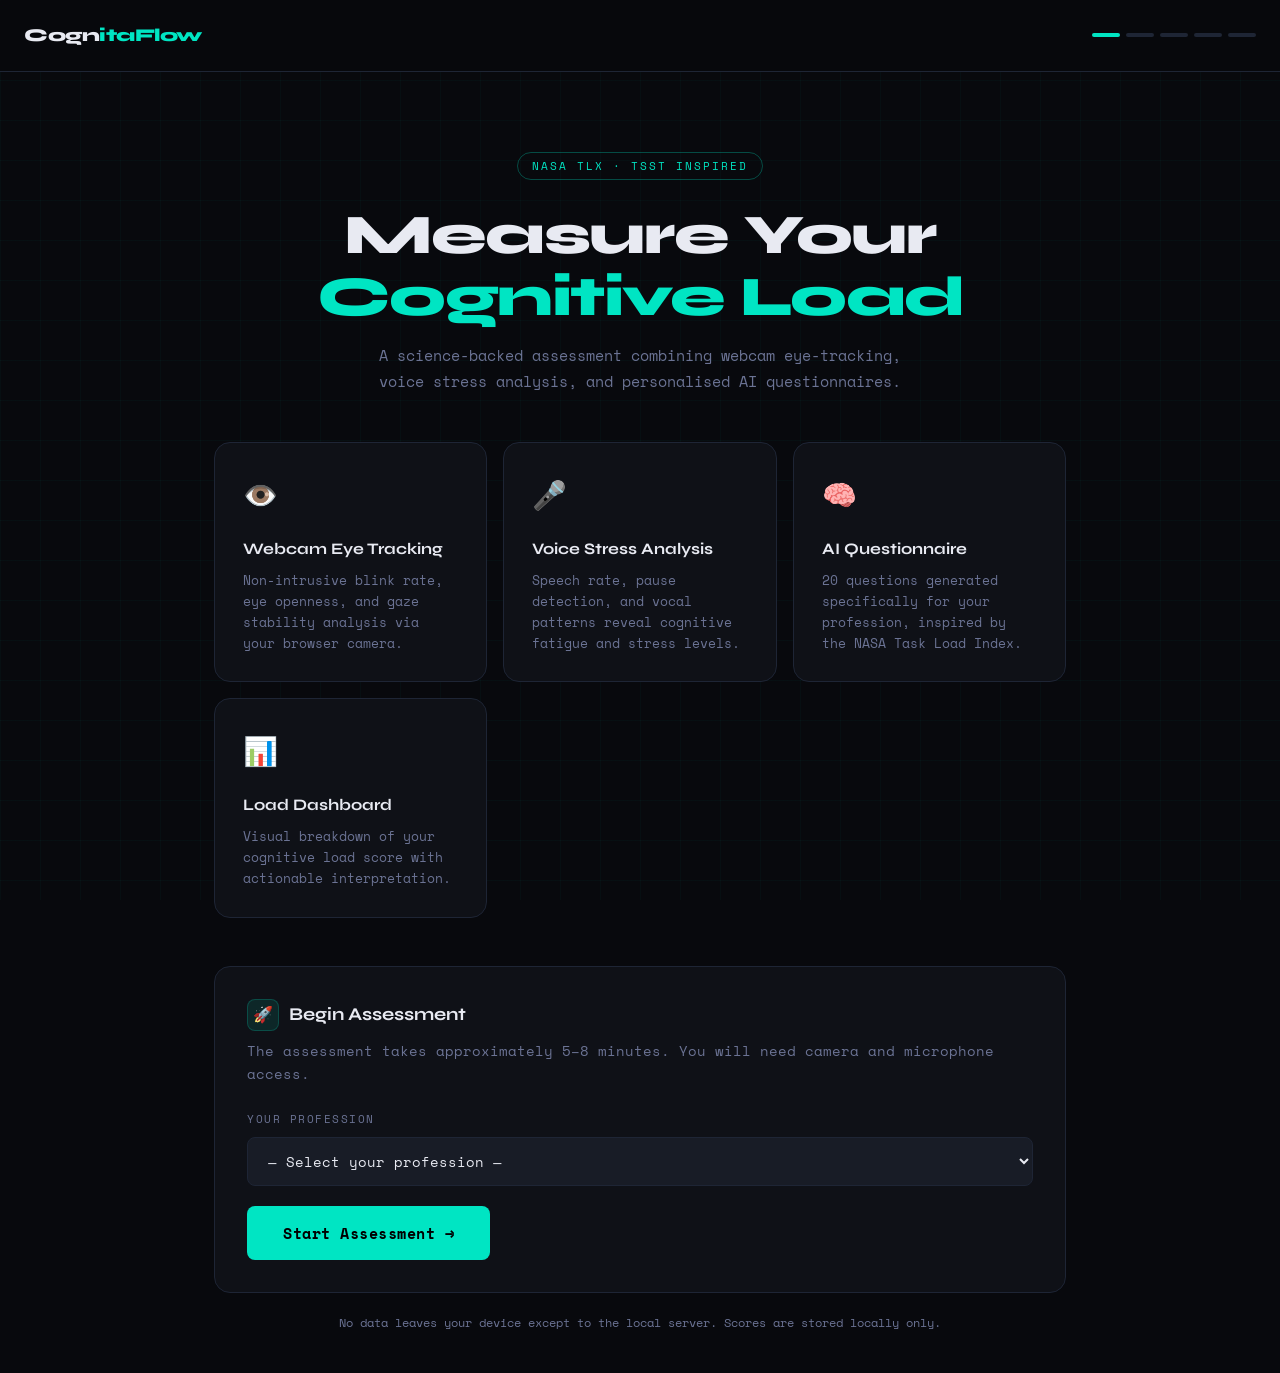
<file: templates/index.html>
<!DOCTYPE html>
<html lang="en">
<head>
<meta charset="UTF-8">
<meta name="viewport" content="width=device-width, initial-scale=1.0">
<title>CognitaFlow – Cognitive Load Assessment</title>
<link rel="stylesheet" href="/static/style.css">
</head>
<body>

<nav>
  <a class="nav-logo" href="/"><span>Cogn</span>itaFlow</a>
  <div class="progress-bar">
    <div class="progress-step active"></div>
    <div class="progress-step"></div>
    <div class="progress-step"></div>
    <div class="progress-step"></div>
    <div class="progress-step"></div>
  </div>
</nav>

<div class="container">
  <div class="page-header fade-in">
    <span class="tag">NASA TLX · TSST Inspired</span>
    <h1>Measure Your<br><em>Cognitive Load</em></h1>
    <p>A science-backed assessment combining webcam eye-tracking, voice stress analysis, and personalised AI questionnaires.</p>
  </div>

  <div class="features-grid fade-in">
    <div class="feature-card">
      <div class="feature-icon">👁️</div>
      <h3>Webcam Eye Tracking</h3>
      <p>Non-intrusive blink rate, eye openness, and gaze stability analysis via your browser camera.</p>
    </div>
    <div class="feature-card">
      <div class="feature-icon">🎤</div>
      <h3>Voice Stress Analysis</h3>
      <p>Speech rate, pause detection, and vocal patterns reveal cognitive fatigue and stress levels.</p>
    </div>
    <div class="feature-card">
      <div class="feature-icon">🧠</div>
      <h3>AI Questionnaire</h3>
      <p>20 questions generated specifically for your profession, inspired by the NASA Task Load Index.</p>
    </div>
    <div class="feature-card">
      <div class="feature-icon">📊</div>
      <h3>Load Dashboard</h3>
      <p>Visual breakdown of your cognitive load score with actionable interpretation.</p>
    </div>
  </div>

  <div class="card fade-in">
    <div class="card-title">
      <div class="icon">🚀</div>
      Begin Assessment
    </div>
    <p class="text-muted mt-8" style="margin-bottom:24px">
      The assessment takes approximately 5–8 minutes. You will need camera and microphone access.
    </p>

    <div class="form-group">
      <label>Your Profession</label>
      <select id="profession-select">
        <option value="">— Select your profession —</option>
        <option value="Software Engineer">Software Engineer</option>
        <option value="Doctor">Doctor</option>
        <option value="Student">Student</option>
        <option value="Manager">Manager</option>
        <option value="Designer">Designer</option>
        <option value="Teacher">Teacher</option>
        <option value="Nurse">Nurse</option>
        <option value="Lawyer">Lawyer</option>
        <option value="Data Scientist">Data Scientist</option>
        <option value="Other">Other</option>
      </select>
    </div>

    <div class="form-group" id="other-group" style="display:none">
      <label>Specify Profession</label>
      <input type="text" id="custom-profession" placeholder="e.g. Pharmacist, Pilot, Chef...">
    </div>

    <div id="start-error" class="alert alert-danger" style="display:none">
      Please select your profession before starting.
    </div>

    <button class="btn btn-primary btn-lg" id="start-btn" onclick="startAssessment()">
      Start Assessment →
    </button>
  </div>

  <p class="text-center text-muted mt-16" style="font-size:12px; padding-bottom:40px">
    No data leaves your device except to the local server. Scores are stored locally only.
  </p>
</div>

<script>
  const select = document.getElementById('profession-select');
  const otherGroup = document.getElementById('other-group');

  select.addEventListener('change', () => {
    otherGroup.style.display = select.value === 'Other' ? 'block' : 'none';
  });

  async function startAssessment() {
    const err = document.getElementById('start-error');
    err.style.display = 'none';

    let profession = select.value;
    if (!profession) { err.style.display = 'block'; return; }
    if (profession === 'Other') {
      profession = document.getElementById('custom-profession').value.trim();
      if (!profession) { err.style.display = 'block'; return; }
    }

    const btn = document.getElementById('start-btn');
    btn.disabled = true;
    btn.textContent = 'Starting…';

    try {
      const res = await fetch('/api/session/start', {
        method: 'POST',
        headers: { 'Content-Type': 'application/json' },
        body: JSON.stringify({ profession })
      });
      const data = await res.json();
      window.location.href = `/webcam?session_id=${data.session_id}`;
    } catch (e) {
      btn.disabled = false;
      btn.textContent = 'Start Assessment →';
      err.textContent = 'Failed to start session. Is the server running?';
      err.style.display = 'block';
    }
  }
</script>
</body>
</html>
</file>
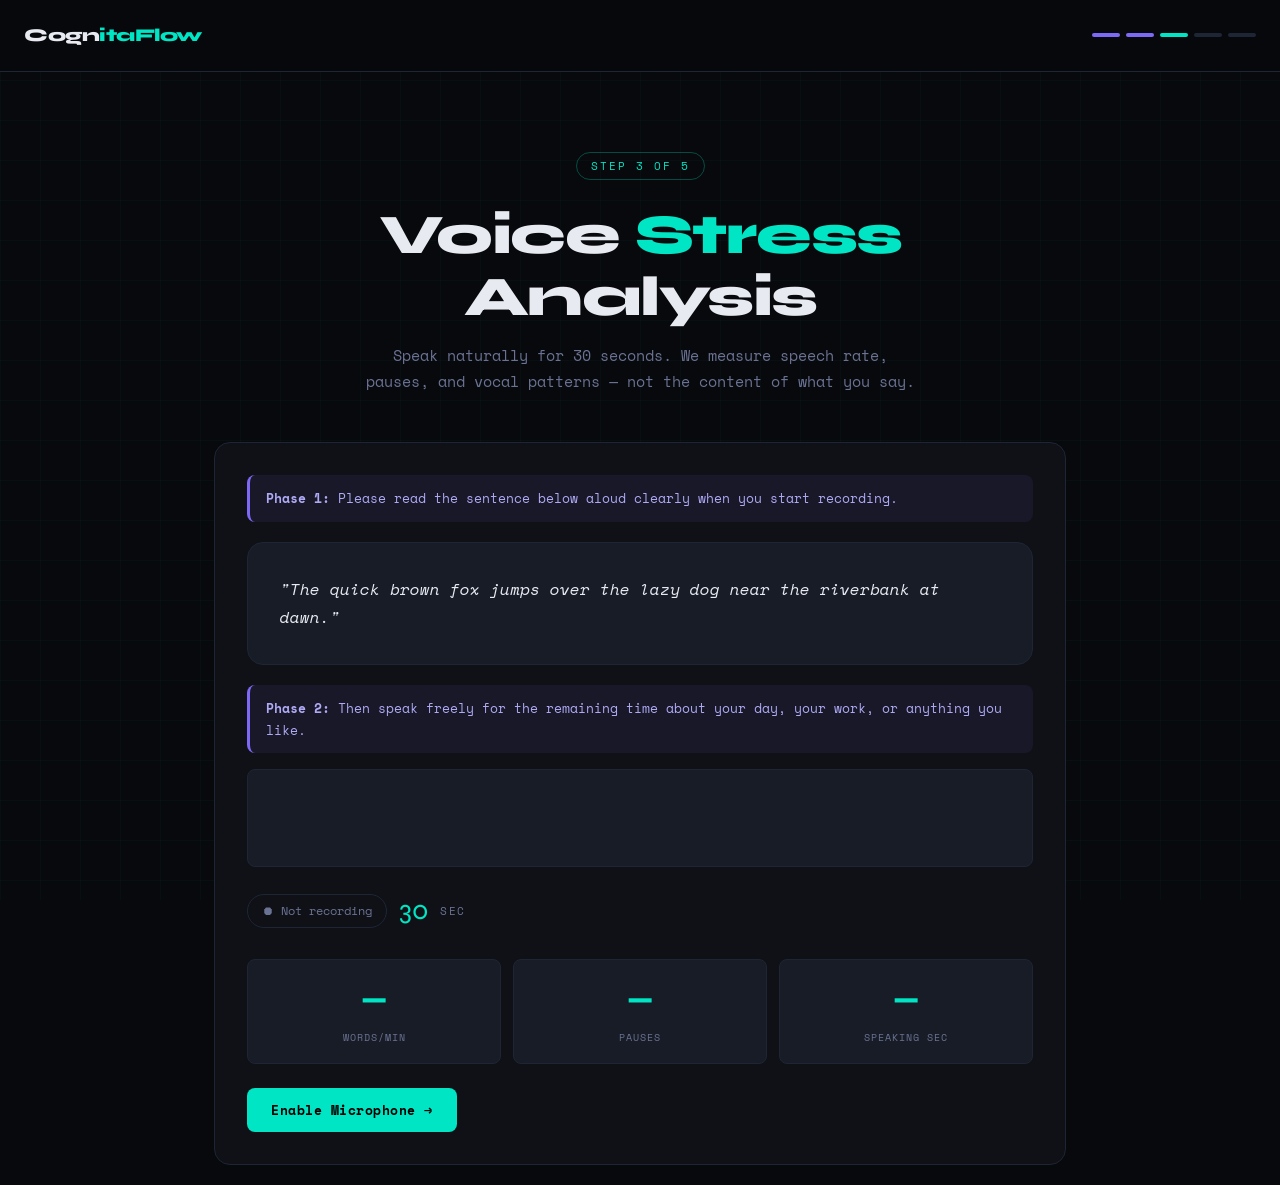
<file: templates/voice.html>
<!DOCTYPE html>
<html lang="en">
<head>
<meta charset="UTF-8">
<meta name="viewport" content="width=device-width, initial-scale=1.0">
<title>Voice Test – CognitaFlow</title>
<link rel="stylesheet" href="/static/style.css">
</head>
<body>

<nav>
  <a class="nav-logo" href="/"><span>Cogn</span>itaFlow</a>
  <div class="progress-bar">
    <div class="progress-step done"></div>
    <div class="progress-step done"></div>
    <div class="progress-step active"></div>
    <div class="progress-step"></div>
    <div class="progress-step"></div>
  </div>
</nav>

<div class="container">
  <div class="page-header fade-in">
    <span class="tag">Step 3 of 5</span>
    <h1>Voice <em>Stress</em> Analysis</h1>
    <p>Speak naturally for 30 seconds. We measure speech rate, pauses, and vocal patterns — not the content of what you say.</p>
  </div>

  <div class="card fade-in">
    <div id="phase-read">
      <div class="alert alert-info">
        <strong>Phase 1:</strong> Please read the sentence below aloud clearly when you start recording.
      </div>
      <div class="card" style="margin:20px 0; background:var(--surface2)">
        <p style="font-size:16px; line-height:1.8; font-style:italic; color:var(--text)">
          "The quick brown fox jumps over the lazy dog near the riverbank at dawn."
        </p>
      </div>
      <div class="alert alert-info mt-8">
        <strong>Phase 2:</strong> Then speak freely for the remaining time about your day, your work, or anything you like.
      </div>
    </div>

    <div class="waveform-container mt-16">
      <canvas id="waveform-canvas"></canvas>
    </div>

    <div class="flex gap-12 items-center mt-16 mb-24">
      <span class="status-pill" id="voice-status">⏺ Not recording</span>
      <span id="voice-timer" style="font-family:var(--font-head);font-size:28px;color:var(--accent)">30</span>
      <span style="font-size:11px;letter-spacing:1.5px;color:var(--muted)">SEC</span>
    </div>

    <div class="metrics-grid">
      <div class="metric-box">
        <span class="val" id="wpm-display">—</span>
        <span class="lbl">Words/min</span>
      </div>
      <div class="metric-box">
        <span class="val" id="pause-display">—</span>
        <span class="lbl">Pauses</span>
      </div>
      <div class="metric-box">
        <span class="val" id="duration-display">—</span>
        <span class="lbl">Speaking sec</span>
      </div>
    </div>

    <div id="voice-permission">
      <button class="btn btn-primary" onclick="requestMic()">Enable Microphone →</button>
    </div>

    <div id="voice-controls" style="display:none">
      <button class="btn btn-primary" id="voice-btn" onclick="startVoice()">Start 30s Recording →</button>
    </div>

    <div id="voice-done" style="display:none">
      <div class="alert alert-success">✓ Voice analysis complete!</div>
      <button class="btn btn-primary mt-16" onclick="proceedToQuestionnaire()">Continue to Questionnaire →</button>
    </div>
  </div>
</div>

<script src="/static/voice.js"></script>
<script>
  const SESSION_ID = "{{ session_id }}";
</script>
</body>
</html>
</file>
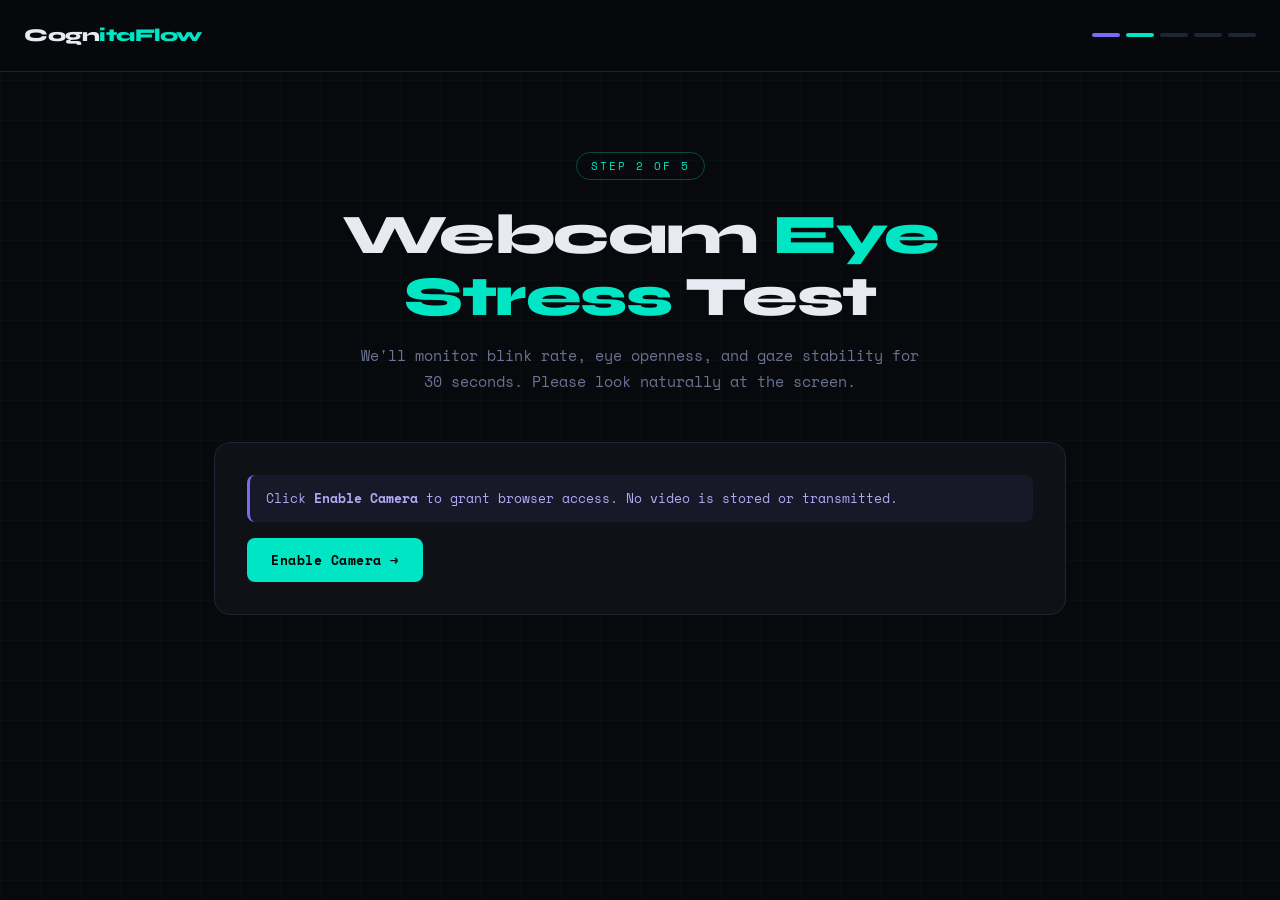
<file: templates/webcam.html>
<!DOCTYPE html>
<html lang="en">
<head>
<meta charset="UTF-8">
<meta name="viewport" content="width=device-width, initial-scale=1.0">
<title>Webcam Test – CognitaFlow</title>
<link rel="stylesheet" href="/static/style.css">
</head>
<body>

<nav>
  <a class="nav-logo" href="/"><span>Cogn</span>itaFlow</a>
  <div class="progress-bar">
    <div class="progress-step done"></div>
    <div class="progress-step active"></div>
    <div class="progress-step"></div>
    <div class="progress-step"></div>
    <div class="progress-step"></div>
  </div>
</nav>

<div class="container">
  <div class="page-header fade-in">
    <span class="tag">Step 2 of 5</span>
    <h1>Webcam <em>Eye Stress</em> Test</h1>
    <p>We'll monitor blink rate, eye openness, and gaze stability for 30 seconds. Please look naturally at the screen.</p>
  </div>

  <div class="card fade-in">
    <div id="permission-prompt">
      <div class="alert alert-info">
        Click <strong>Enable Camera</strong> to grant browser access. No video is stored or transmitted.
      </div>
      <button class="btn btn-primary" onclick="startWebcam()">Enable Camera →</button>
    </div>

    <div id="webcam-section" style="display:none">
      <div id="video-container">
        <video id="webcam-video" autoplay muted playsinline></video>
        <div class="cam-overlay cam-corners"></div>
        <canvas id="tracking-canvas" style="display:none"></canvas>
      </div>

      <div class="metrics-grid">
        <div class="metric-box">
          <span class="val" id="blink-display">—</span>
          <span class="lbl">Blinks/min</span>
        </div>
        <div class="metric-box">
          <span class="val" id="openness-display">—</span>
          <span class="lbl">Eye Open %</span>
        </div>
        <div class="metric-box">
          <span class="val" id="gaze-display">—</span>
          <span class="lbl">Gaze Stable</span>
        </div>
      </div>

      <div id="test-timer" class="text-center text-muted mb-24" style="display:none">
        <span style="font-family:var(--font-head);font-size:40px;color:var(--accent)" id="countdown">30</span>
        <span style="font-size:12px;letter-spacing:2px;display:block;margin-top:4px">SECONDS REMAINING</span>
      </div>

      <div id="webcam-controls" class="flex gap-12">
        <button class="btn btn-primary" id="record-btn" onclick="startRecording()">Begin 30s Test →</button>
      </div>

      <div id="webcam-done" style="display:none">
        <div class="alert alert-success">✓ Webcam analysis complete! Proceeding to voice test…</div>
      </div>
    </div>
  </div>
</div>

<script src="/static/webcam.js"></script>
<script>
  const SESSION_ID = "{{ session_id }}";
</script>
</body>
</html>
</file>
<file: static/style.css>
/* ─── CognitaFlow – Refined Dark Scientific Aesthetic ─── */
@import url('https://fonts.googleapis.com/css2?family=Space+Mono:ital,wght@0,400;0,700;1,400&family=Syne:wght@400;600;700;800&display=swap');

:root {
  --bg:        #08090d;
  --surface:   #0f1117;
  --surface2:  #181c26;
  --border:    #1e2535;
  --accent:    #00e5c3;
  --accent2:   #7c6af7;
  --accent3:   #f25c9b;
  --text:      #e8eaf2;
  --muted:     #6b7394;
  --danger:    #ff4d6d;
  --warn:      #ffa94d;
  --good:      #00e5c3;

  --font-head: 'Syne', sans-serif;
  --font-mono: 'Space Mono', monospace;

  --radius:    8px;
  --radius-lg: 16px;
  --shadow:    0 4px 32px rgba(0,0,0,0.6);
  --glow:      0 0 24px rgba(0,229,195,0.15);
}

*, *::before, *::after { box-sizing: border-box; margin: 0; padding: 0; }

html { scroll-behavior: smooth; }

body {
  background: var(--bg);
  color: var(--text);
  font-family: var(--font-mono);
  font-size: 14px;
  line-height: 1.7;
  min-height: 100vh;
  overflow-x: hidden;
}

/* Background grid */
body::before {
  content: '';
  position: fixed;
  inset: 0;
  background-image:
    linear-gradient(rgba(0,229,195,0.03) 1px, transparent 1px),
    linear-gradient(90deg, rgba(0,229,195,0.03) 1px, transparent 1px);
  background-size: 40px 40px;
  pointer-events: none;
  z-index: 0;
}

.container {
  max-width: 900px;
  margin: 0 auto;
  padding: 0 24px;
  position: relative;
  z-index: 1;
}

/* ─── Nav ─── */
nav {
  display: flex;
  align-items: center;
  justify-content: space-between;
  padding: 20px 24px;
  border-bottom: 1px solid var(--border);
  position: sticky;
  top: 0;
  background: rgba(8,9,13,0.95);
  backdrop-filter: blur(12px);
  z-index: 100;
}

.nav-logo {
  font-family: var(--font-head);
  font-weight: 800;
  font-size: 18px;
  color: var(--accent);
  letter-spacing: -0.5px;
  text-decoration: none;
}

.nav-logo span { color: var(--text); }

.progress-bar {
  display: flex;
  gap: 6px;
  align-items: center;
}

.progress-step {
  width: 28px;
  height: 4px;
  border-radius: 2px;
  background: var(--border);
  transition: background 0.3s;
}

.progress-step.active  { background: var(--accent); }
.progress-step.done    { background: var(--accent2); }

/* ─── Hero / Page Header ─── */
.page-header {
  padding: 80px 0 48px;
  text-align: center;
}

.page-header .tag {
  display: inline-block;
  font-family: var(--font-mono);
  font-size: 11px;
  letter-spacing: 2px;
  text-transform: uppercase;
  color: var(--accent);
  border: 1px solid rgba(0,229,195,0.3);
  border-radius: 100px;
  padding: 4px 14px;
  margin-bottom: 24px;
}

.page-header h1 {
  font-family: var(--font-head);
  font-weight: 800;
  font-size: clamp(32px, 6vw, 56px);
  line-height: 1.1;
  letter-spacing: -1.5px;
  margin-bottom: 16px;
}

.page-header h1 em {
  font-style: normal;
  color: var(--accent);
}

.page-header p {
  color: var(--muted);
  font-size: 15px;
  max-width: 560px;
  margin: 0 auto;
}

/* ─── Cards ─── */
.card {
  background: var(--surface);
  border: 1px solid var(--border);
  border-radius: var(--radius-lg);
  padding: 32px;
  margin-bottom: 20px;
  transition: border-color 0.3s, box-shadow 0.3s;
}

.card:hover {
  border-color: rgba(0,229,195,0.2);
  box-shadow: var(--glow);
}

.card-title {
  font-family: var(--font-head);
  font-weight: 700;
  font-size: 18px;
  color: var(--text);
  margin-bottom: 8px;
  display: flex;
  align-items: center;
  gap: 10px;
}

.card-title .icon {
  width: 32px;
  height: 32px;
  border-radius: var(--radius);
  background: rgba(0,229,195,0.1);
  border: 1px solid rgba(0,229,195,0.2);
  display: flex;
  align-items: center;
  justify-content: center;
  font-size: 16px;
}

/* ─── Buttons ─── */
.btn {
  display: inline-flex;
  align-items: center;
  gap: 8px;
  font-family: var(--font-mono);
  font-size: 13px;
  font-weight: 700;
  letter-spacing: 0.5px;
  padding: 12px 24px;
  border-radius: var(--radius);
  border: none;
  cursor: pointer;
  transition: all 0.2s;
  text-decoration: none;
}

.btn-primary {
  background: var(--accent);
  color: #000;
}

.btn-primary:hover {
  background: #00ffda;
  box-shadow: 0 0 20px rgba(0,229,195,0.4);
  transform: translateY(-1px);
}

.btn-secondary {
  background: transparent;
  color: var(--accent);
  border: 1px solid rgba(0,229,195,0.4);
}

.btn-secondary:hover {
  background: rgba(0,229,195,0.08);
  border-color: var(--accent);
}

.btn-danger {
  background: var(--danger);
  color: #fff;
}

.btn-danger:hover {
  background: #ff6b84;
  box-shadow: 0 0 20px rgba(255,77,109,0.4);
}

.btn:disabled {
  opacity: 0.4;
  cursor: not-allowed;
  transform: none !important;
  box-shadow: none !important;
}

.btn-lg { padding: 16px 36px; font-size: 15px; }

/* ─── Form ─── */
.form-group { margin-bottom: 20px; }

label {
  display: block;
  font-size: 11px;
  letter-spacing: 1.5px;
  text-transform: uppercase;
  color: var(--muted);
  margin-bottom: 8px;
}

input, select, textarea {
  width: 100%;
  background: var(--surface2);
  border: 1px solid var(--border);
  border-radius: var(--radius);
  color: var(--text);
  font-family: var(--font-mono);
  font-size: 14px;
  padding: 12px 16px;
  outline: none;
  transition: border-color 0.2s, box-shadow 0.2s;
}

input:focus, select:focus {
  border-color: var(--accent);
  box-shadow: 0 0 0 3px rgba(0,229,195,0.1);
}

select option { background: var(--surface2); }

/* ─── Webcam ─── */
#video-container {
  position: relative;
  width: 100%;
  max-width: 480px;
  margin: 0 auto 24px;
  border-radius: var(--radius-lg);
  overflow: hidden;
  border: 2px solid var(--border);
  background: #000;
  aspect-ratio: 4/3;
}

#webcam-video {
  width: 100%;
  height: 100%;
  object-fit: cover;
  display: block;
  transform: scaleX(-1);
}

.cam-overlay {
  position: absolute;
  inset: 0;
  pointer-events: none;
}

.cam-corners::before,
.cam-corners::after {
  content: '';
  position: absolute;
  width: 32px;
  height: 32px;
  border-color: var(--accent);
  border-style: solid;
}

.cam-corners::before {
  top: 16px; left: 16px;
  border-width: 2px 0 0 2px;
}

.cam-corners::after {
  bottom: 16px; right: 16px;
  border-width: 0 2px 2px 0;
}

.metrics-grid {
  display: grid;
  grid-template-columns: repeat(3, 1fr);
  gap: 12px;
  margin-bottom: 24px;
}

.metric-box {
  background: var(--surface2);
  border: 1px solid var(--border);
  border-radius: var(--radius);
  padding: 16px;
  text-align: center;
}

.metric-box .val {
  font-family: var(--font-head);
  font-size: 28px;
  font-weight: 800;
  color: var(--accent);
  display: block;
}

.metric-box .lbl {
  font-size: 10px;
  letter-spacing: 1px;
  text-transform: uppercase;
  color: var(--muted);
}

/* ─── Voice ─── */
.waveform-container {
  background: var(--surface2);
  border: 1px solid var(--border);
  border-radius: var(--radius);
  padding: 8px;
  margin-bottom: 20px;
}

#waveform-canvas {
  width: 100%;
  height: 80px;
  display: block;
}

.status-pill {
  display: inline-flex;
  align-items: center;
  gap: 6px;
  font-size: 12px;
  padding: 6px 14px;
  border-radius: 100px;
  border: 1px solid var(--border);
  color: var(--muted);
}

.status-pill.recording {
  color: var(--danger);
  border-color: rgba(255,77,109,0.3);
  animation: pulse-danger 1.5s infinite;
}

.status-pill.done {
  color: var(--accent);
  border-color: rgba(0,229,195,0.3);
}

@keyframes pulse-danger {
  0%,100% { box-shadow: 0 0 0 0 rgba(255,77,109,0); }
  50% { box-shadow: 0 0 0 6px rgba(255,77,109,0.15); }
}

/* ─── Questionnaire ─── */
.question-counter {
  font-size: 11px;
  letter-spacing: 2px;
  text-transform: uppercase;
  color: var(--muted);
  margin-bottom: 8px;
}

.question-text {
  font-family: var(--font-head);
  font-size: 22px;
  font-weight: 600;
  line-height: 1.4;
  margin-bottom: 32px;
  min-height: 80px;
}

.dimension-tag {
  display: inline-block;
  font-size: 10px;
  letter-spacing: 1.5px;
  text-transform: uppercase;
  padding: 3px 10px;
  border-radius: 100px;
  margin-bottom: 12px;
}

.dim-mental_demand   { background: rgba(124,106,247,0.15); color: #7c6af7; border: 1px solid rgba(124,106,247,0.3); }
.dim-temporal_demand { background: rgba(255,169,77,0.15);  color: #ffa94d; border: 1px solid rgba(255,169,77,0.3); }
.dim-performance     { background: rgba(0,229,195,0.1);    color: var(--accent); border: 1px solid rgba(0,229,195,0.25); }
.dim-effort          { background: rgba(242,92,155,0.12);  color: #f25c9b; border: 1px solid rgba(242,92,155,0.3); }
.dim-frustration     { background: rgba(255,77,109,0.1);   color: var(--danger); border: 1px solid rgba(255,77,109,0.25); }
.dim-physical_demand { background: rgba(100,200,255,0.1);  color: #64c8ff; border: 1px solid rgba(100,200,255,0.25); }

.rating-row {
  display: flex;
  gap: 10px;
  justify-content: center;
  flex-wrap: wrap;
  margin-bottom: 32px;
}

.rating-btn {
  display: flex;
  flex-direction: column;
  align-items: center;
  gap: 6px;
  cursor: pointer;
  padding: 16px 14px;
  border-radius: var(--radius);
  border: 1px solid var(--border);
  background: var(--surface2);
  transition: all 0.15s;
  min-width: 90px;
}

.rating-btn:hover {
  border-color: var(--accent);
  background: rgba(0,229,195,0.06);
}

.rating-btn.selected {
  border-color: var(--accent);
  background: rgba(0,229,195,0.12);
  box-shadow: 0 0 16px rgba(0,229,195,0.2);
}

.rating-btn .num {
  font-family: var(--font-head);
  font-size: 24px;
  font-weight: 800;
  color: var(--accent);
}

.rating-btn .txt {
  font-size: 10px;
  letter-spacing: 0.5px;
  text-align: center;
  color: var(--muted);
}

.q-progress {
  height: 3px;
  background: var(--border);
  border-radius: 3px;
  margin-bottom: 32px;
  overflow: hidden;
}

.q-progress-fill {
  height: 100%;
  background: linear-gradient(90deg, var(--accent2), var(--accent));
  border-radius: 3px;
  transition: width 0.4s ease;
}

/* ─── Dashboard ─── */
.score-ring-container {
  display: flex;
  justify-content: center;
  margin-bottom: 32px;
}

.score-ring {
  position: relative;
  width: 200px;
  height: 200px;
}

.score-ring svg {
  transform: rotate(-90deg);
}

.score-ring .ring-text {
  position: absolute;
  inset: 0;
  display: flex;
  flex-direction: column;
  align-items: center;
  justify-content: center;
}

.score-ring .big-num {
  font-family: var(--font-head);
  font-size: 52px;
  font-weight: 800;
  line-height: 1;
}

.score-ring .small-lbl {
  font-size: 10px;
  letter-spacing: 2px;
  text-transform: uppercase;
  color: var(--muted);
}

.breakdown-grid {
  display: grid;
  grid-template-columns: repeat(auto-fit, minmax(220px, 1fr));
  gap: 16px;
  margin-bottom: 32px;
}

.breakdown-item {
  background: var(--surface2);
  border: 1px solid var(--border);
  border-radius: var(--radius);
  padding: 20px;
}

.breakdown-item .bi-label {
  font-size: 10px;
  letter-spacing: 1.5px;
  text-transform: uppercase;
  color: var(--muted);
  margin-bottom: 8px;
}

.breakdown-item .bi-score {
  font-family: var(--font-head);
  font-size: 36px;
  font-weight: 800;
}

.breakdown-item .bi-bar {
  height: 4px;
  border-radius: 2px;
  margin-top: 10px;
  transition: width 1s ease;
}

.chart-card {
  background: var(--surface);
  border: 1px solid var(--border);
  border-radius: var(--radius-lg);
  padding: 28px;
  margin-bottom: 20px;
}

.chart-card h3 {
  font-family: var(--font-head);
  font-weight: 700;
  font-size: 16px;
  margin-bottom: 20px;
  color: var(--muted);
  letter-spacing: 0.5px;
}

.level-badge {
  display: inline-block;
  padding: 6px 18px;
  border-radius: 100px;
  font-family: var(--font-head);
  font-weight: 700;
  font-size: 13px;
}

.level-low      { background: rgba(0,229,195,0.12); color: var(--accent); border: 1px solid rgba(0,229,195,0.3); }
.level-moderate { background: rgba(255,169,77,0.12); color: var(--warn); border: 1px solid rgba(255,169,77,0.3); }
.level-high     { background: rgba(255,77,109,0.12); color: var(--danger); border: 1px solid rgba(255,77,109,0.3); }

/* ─── Feature Grid on Landing ─── */
.features-grid {
  display: grid;
  grid-template-columns: repeat(auto-fit, minmax(260px, 1fr));
  gap: 16px;
  margin-bottom: 48px;
}

.feature-card {
  background: var(--surface);
  border: 1px solid var(--border);
  border-radius: var(--radius-lg);
  padding: 28px;
  transition: border-color 0.3s, transform 0.2s;
}

.feature-card:hover {
  border-color: rgba(0,229,195,0.25);
  transform: translateY(-3px);
}

.feature-icon {
  font-size: 28px;
  margin-bottom: 16px;
}

.feature-card h3 {
  font-family: var(--font-head);
  font-weight: 700;
  font-size: 16px;
  margin-bottom: 8px;
}

.feature-card p {
  font-size: 13px;
  color: var(--muted);
  line-height: 1.6;
}

/* ─── Loading / Spinner ─── */
.spinner {
  width: 32px;
  height: 32px;
  border: 3px solid var(--border);
  border-top-color: var(--accent);
  border-radius: 50%;
  animation: spin 0.8s linear infinite;
  margin: 24px auto;
}

@keyframes spin { to { transform: rotate(360deg); } }

.loading-text {
  text-align: center;
  color: var(--muted);
  font-size: 13px;
}

/* ─── Alerts ─── */
.alert {
  padding: 12px 16px;
  border-radius: var(--radius);
  font-size: 13px;
  margin-bottom: 16px;
  border-left: 3px solid;
}

.alert-info    { background: rgba(124,106,247,0.08); border-color: var(--accent2); color: #b0aaf5; }
.alert-success { background: rgba(0,229,195,0.08);   border-color: var(--accent);  color: var(--accent); }
.alert-warn    { background: rgba(255,169,77,0.08);   border-color: var(--warn);    color: var(--warn); }
.alert-danger  { background: rgba(255,77,109,0.08);   border-color: var(--danger);  color: var(--danger); }

/* ─── Utilities ─── */
.text-center { text-align: center; }
.text-muted  { color: var(--muted); }
.mt-8  { margin-top: 8px; }
.mt-16 { margin-top: 16px; }
.mt-24 { margin-top: 24px; }
.mt-32 { margin-top: 32px; }
.mb-24 { margin-bottom: 24px; }
.flex  { display: flex; }
.gap-12 { gap: 12px; }
.justify-center { justify-content: center; }
.items-center   { align-items: center; }

/* ─── Responsive ─── */
@media (max-width: 600px) {
  .metrics-grid { grid-template-columns: repeat(3,1fr); gap: 8px; }
  .rating-row   { gap: 6px; }
  .rating-btn   { min-width: 64px; padding: 12px 8px; }
}

/* ─── Animations ─── */
.fade-in {
  animation: fadeIn 0.5s ease forwards;
}

@keyframes fadeIn {
  from { opacity: 0; transform: translateY(12px); }
  to   { opacity: 1; transform: translateY(0); }
}
</file>
